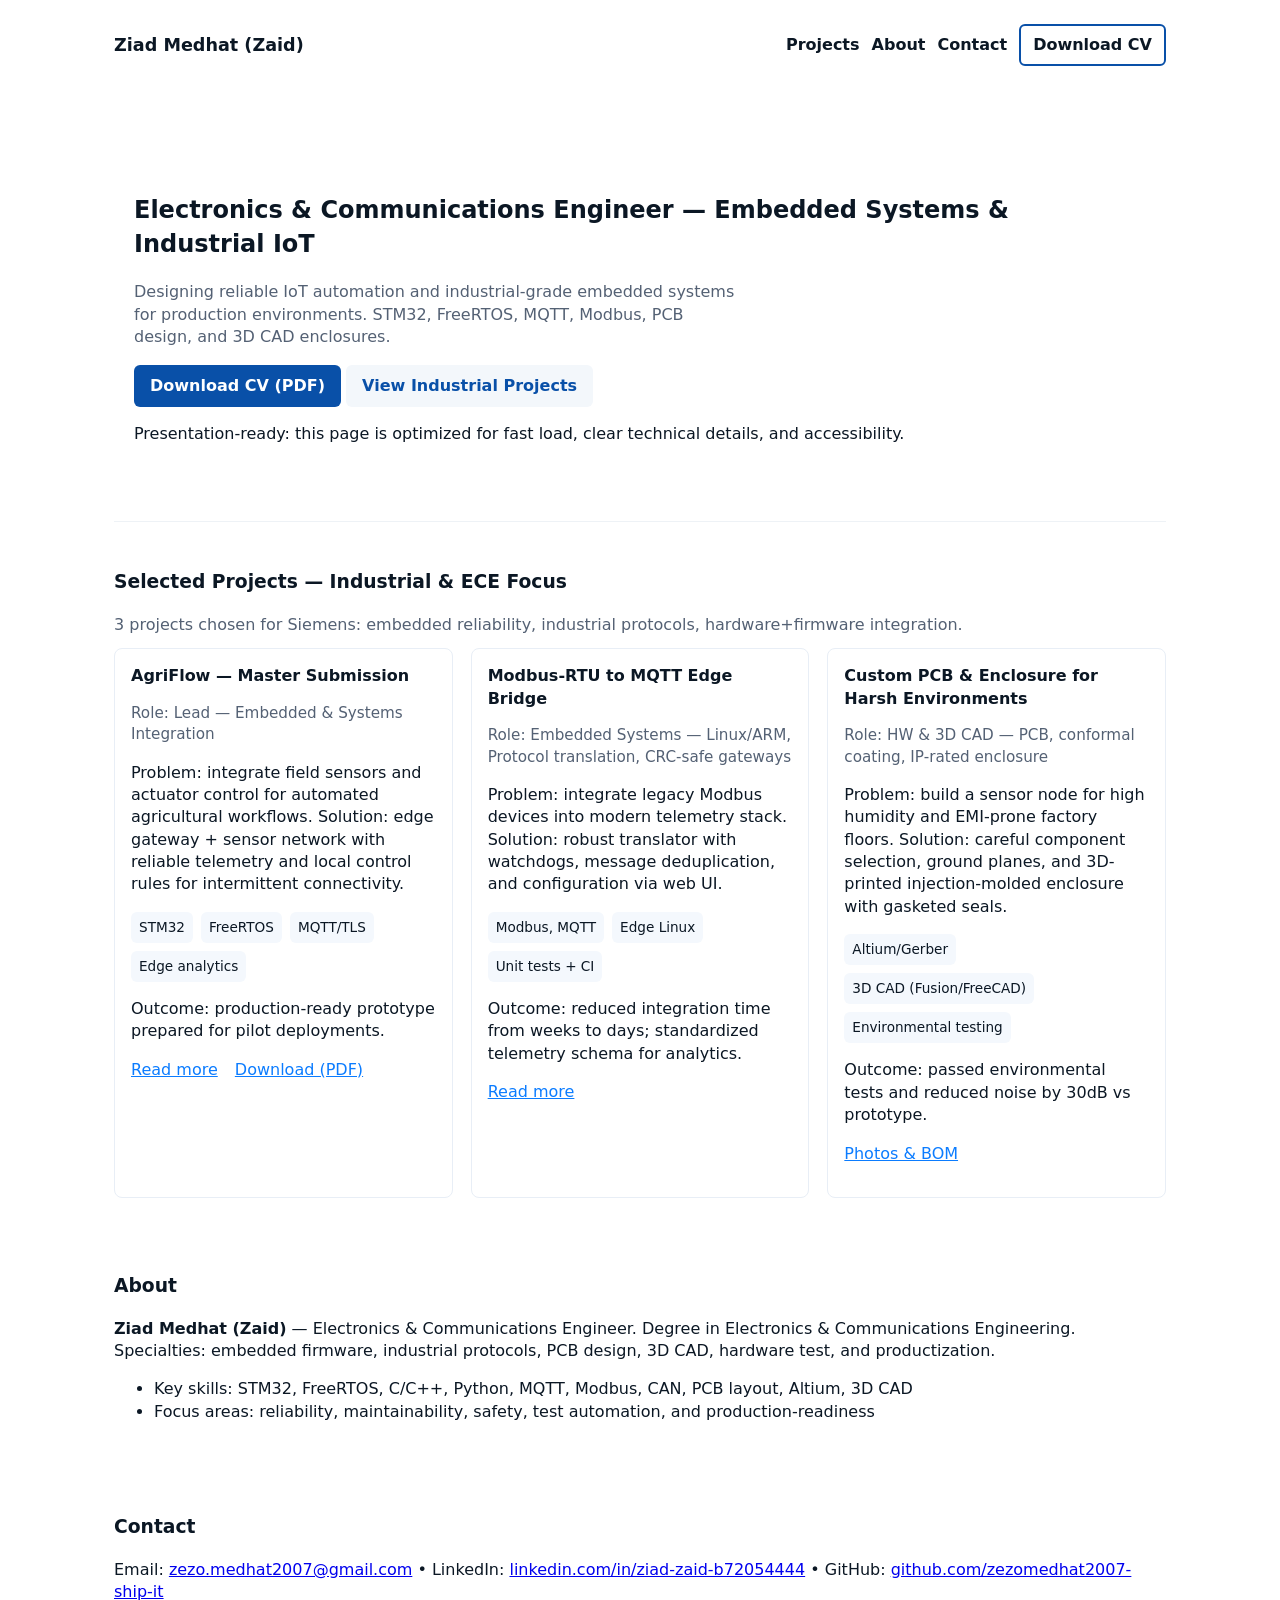
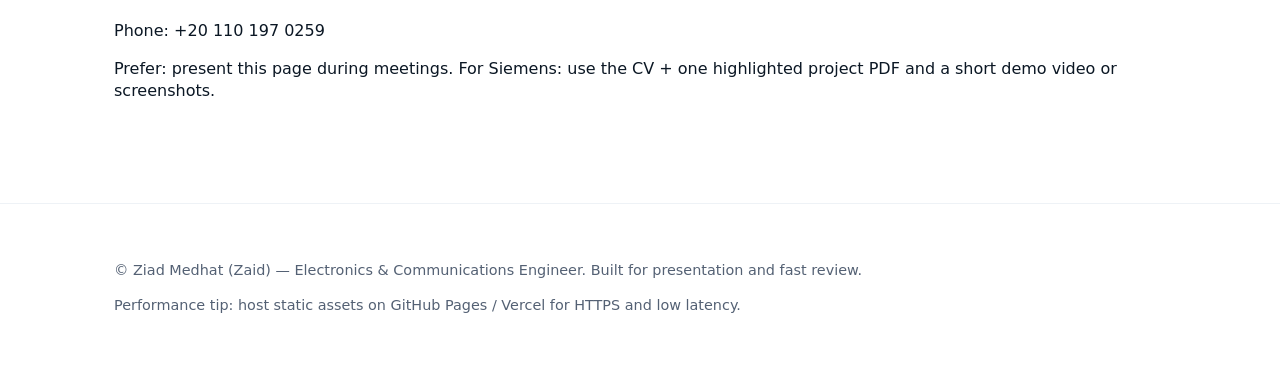
<file: index.html>
<!doctype html>
<html lang="en">
<head>
  <meta charset="utf-8">
  <meta name="viewport" content="width=device-width,initial-scale=1">
  <title>Ziad Medhat (Zaid) — Electronics & Communications Engineer</title>
  <meta name="description" content="Embedded systems, industrial IoT, and automation solutions for reliable production environments. Ziad Medhat — STM32, FreeRTOS, MQTT, Modbus, PCB, 3D CAD.">
  <meta property="og:title" content="Ziad Medhat (Zaid) — Electronics & Communications Engineer">
  <meta property="og:description" content="Embedded systems and industrial IoT automation — CV, projects, technical details.">
  <meta property="og:type" content="website">
  <meta name="twitter:card" content="summary_large_image">
  <link rel="preload" href="styles.css" as="style">
  <link rel="stylesheet" href="styles.css">
  <link rel="icon" href="/favicon.ico">
</head>
<body>
  <a class="skip-link" href="#main">Skip to content</a>

  <header class="site-header" role="banner">
    <div class="container header-inner">
      <h1 class="site-brand">Ziad Medhat (Zaid)</h1>
      <nav aria-label="Main navigation">
        <ul class="nav-list">
          <li><a href="#projects">Projects</a></li>
          <li><a href="#about">About</a></li>
          <li><a href="#contact">Contact</a></li>
          <li><a href="cv.html" class="btn-outline">Download CV</a></li>
        </ul>
      </nav>
    </div>
  </header>

  <main id="main" class="container" role="main">
    <section class="hero" aria-labelledby="hero-heading">
      <div class="hero-inner">
        <h2 id="hero-heading">Electronics & Communications Engineer — Embedded Systems & Industrial IoT</h2>
        <p class="lead">Designing reliable IoT automation and industrial-grade embedded systems for production environments. STM32, FreeRTOS, MQTT, Modbus, PCB design, and 3D CAD enclosures.</p>
        <p class="hero-ctas">
          <a class="btn-primary" href="cv.html">Download CV (PDF)</a>
          <a class="btn-secondary" href="#projects">View Industrial Projects</a>
        </p>
        <p class="hero-note">Presentation-ready: this page is optimized for fast load, clear technical details, and accessibility.</p>
      </div>
    </section>

    <section id="projects" class="section" aria-labelledby="projects-heading">
      <h3 id="projects-heading">Selected Projects — Industrial & ECE Focus</h3>
      <p class="section-intro">3 projects chosen for Siemens: embedded reliability, industrial protocols, hardware+firmware integration.</p>

      <div class="card-grid">
        <article class="project-card" aria-labelledby="p1-title">
          <h4 id="p1-title">AgriFlow — Master Submission</h4>
          <p class="muted">Role: Lead — Embedded & Systems Integration</p>
          <p>Problem: integrate field sensors and actuator control for automated agricultural workflows. Solution: edge gateway + sensor network with reliable telemetry and local control rules for intermittent connectivity.</p>
          <ul class="tech-list"><li>STM32</li><li>FreeRTOS</li><li>MQTT/TLS</li><li>Edge analytics</li></ul>
          <p class="outcome">Outcome: production-ready prototype prepared for pilot deployments.</p>
          <p class="links">
            <a href="#" aria-label="More details for AgriFlow">Read more</a>
            <a href="#" aria-label="Download schematics or whitepaper">Download (PDF)</a>
          </p>
        </article>

        <article class="project-card" aria-labelledby="p2-title">
          <h4 id="p2-title">Modbus-RTU to MQTT Edge Bridge</h4>
          <p class="muted">Role: Embedded Systems — Linux/ARM, Protocol translation, CRC-safe gateways</p>
          <p>Problem: integrate legacy Modbus devices into modern telemetry stack. Solution: robust translator with watchdogs, message deduplication, and configuration via web UI.</p>
          <ul class="tech-list"><li>Modbus, MQTT</li><li>Edge Linux</li><li>Unit tests + CI</li></ul>
          <p class="outcome">Outcome: reduced integration time from weeks to days; standardized telemetry schema for analytics.</p>
          <p class="links"><a href="#">Read more</a></p>
        </article>

        <article class="project-card" aria-labelledby="p3-title">
          <h4 id="p3-title">Custom PCB & Enclosure for Harsh Environments</h4>
          <p class="muted">Role: HW & 3D CAD — PCB, conformal coating, IP-rated enclosure</p>
          <p>Problem: build a sensor node for high humidity and EMI-prone factory floors. Solution: careful component selection, ground planes, and 3D-printed injection-molded enclosure with gasketed seals.</p>
          <ul class="tech-list"><li>Altium/Gerber</li><li>3D CAD (Fusion/FreeCAD)</li><li>Environmental testing</li></ul>
          <p class="outcome">Outcome: passed environmental tests and reduced noise by 30dB vs prototype.</p>
          <p class="links"><a href="#">Photos & BOM</a></p>
        </article>
      </div>
    </section>

    <section id="about" class="section" aria-labelledby="about-heading">
      <h3 id="about-heading">About</h3>
      <p><strong>Ziad Medhat (Zaid)</strong> — Electronics & Communications Engineer. Degree in Electronics & Communications Engineering. Specialties: embedded firmware, industrial protocols, PCB design, 3D CAD, hardware test, and productization.</p>
      <ul>
        <li>Key skills: STM32, FreeRTOS, C/C++, Python, MQTT, Modbus, CAN, PCB layout, Altium, 3D CAD</li>
        <li>Focus areas: reliability, maintainability, safety, test automation, and production-readiness</li>
      </ul>
    </section>

    <section id="contact" class="section" aria-labelledby="contact-heading">
      <h3 id="contact-heading">Contact</h3>
      <p>Email: <a href="mailto:zezo.medhat2007@gmail.com">zezo.medhat2007@gmail.com</a> • LinkedIn: <a href="https://www.linkedin.com/in/ziad-zaid-b72054444/" target="_blank">linkedin.com/in/ziad-zaid-b72054444</a> • GitHub: <a href="https://github.com/zezomedhat2007-ship-it" target="_blank">github.com/zezomedhat2007-ship-it</a></p>
      <p>Phone: +20 110 197 0259</p>
      <p>Prefer: present this page during meetings. For Siemens: use the CV + one highlighted project PDF and a short demo video or screenshots.</p>
    </section>
  </main>

  <footer class="site-footer" role="contentinfo">
    <div class="container">
      <p>© Ziad Medhat (Zaid) — Electronics & Communications Engineer. Built for presentation and fast review.</p>
      <p>Performance tip: host static assets on GitHub Pages / Vercel for HTTPS and low latency.</p>
    </div>
  </footer>
</body>
</html>
</file>
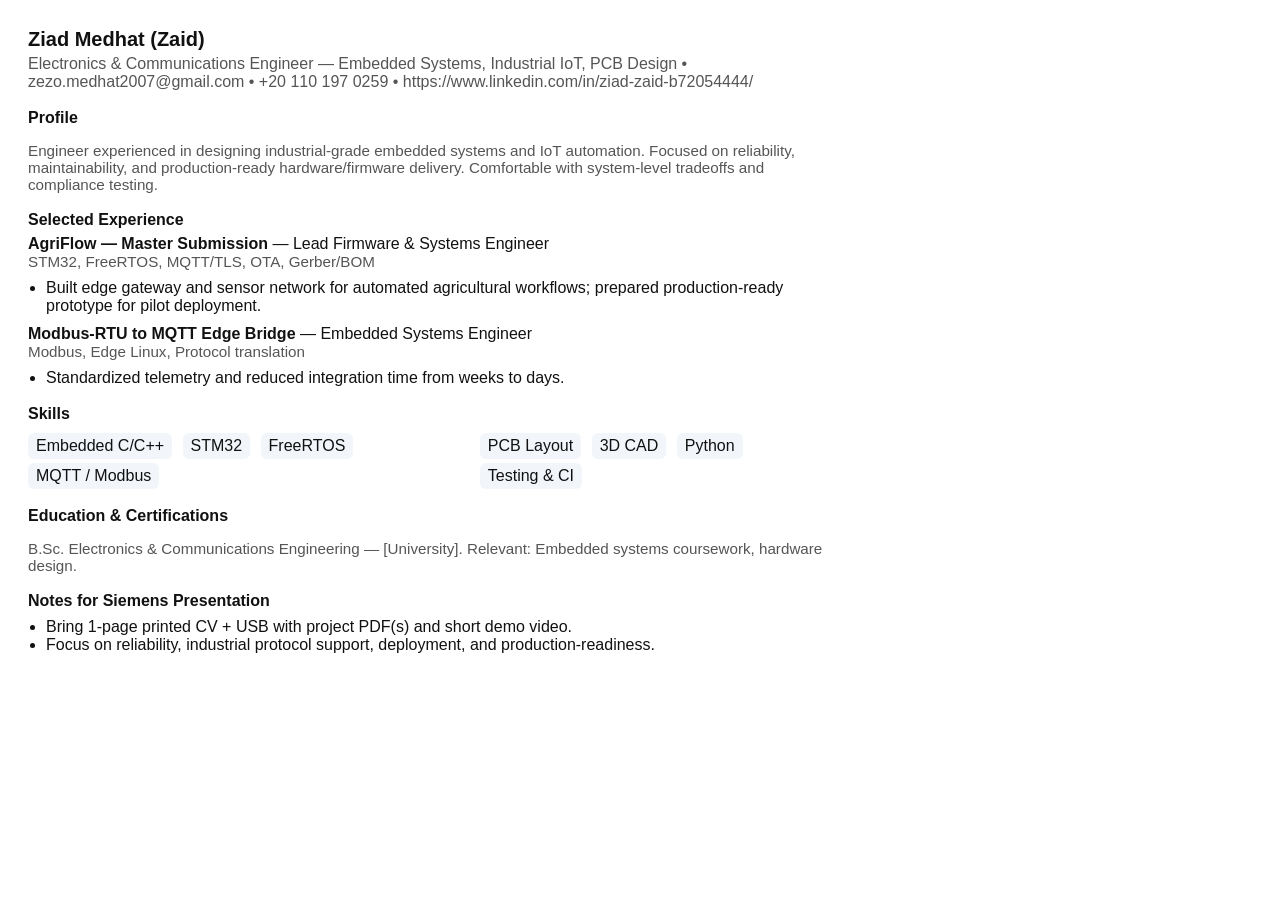
<file: cv.html>
<!doctype html>
<html lang="en">
<head>
  <meta charset="utf-8">
  <title>Ziad Medhat (Zaid) — CV</title>
  <meta name="viewport" content="width=device-width,initial-scale=1">
  <style>
    body{font-family:Arial,Helvetica,sans-serif;color:#111;margin:0;padding:28px;max-width:800px}
    h1{margin:0;font-size:20px}
    .meta{color:#555;margin-top:4px}
    .section{margin-top:18px}
    .two-col{display:flex;gap:20px}
    .skill-badge{display:inline-block;background:#f2f6fb;padding:4px 8px;border-radius:6px;margin:4px 6px 0 0}
    ul{margin:8px 0;padding-left:18px}
    .muted{color:#555;font-size:0.95rem}
  </style>
</head>
<body>
  <header>
    <h1>Ziad Medhat (Zaid)</h1>
    <div class="meta">Electronics & Communications Engineer — Embedded Systems, Industrial IoT, PCB Design • zezo.medhat2007@gmail.com • +20 110 197 0259 • https://www.linkedin.com/in/ziad-zaid-b72054444/</div>
  </header>

  <section class="section">
    <h2 style="font-size:16px;margin-bottom:6px">Profile</h2>
    <p class="muted">Engineer experienced in designing industrial-grade embedded systems and IoT automation. Focused on reliability, maintainability, and production-ready hardware/firmware delivery. Comfortable with system-level tradeoffs and compliance testing.</p>
  </section>

  <section class="section">
    <h2 style="font-size:16px;margin-bottom:6px">Selected Experience</h2>
    <div>
      <strong>AgriFlow — Master Submission</strong> — Lead Firmware & Systems Engineer<br>
      <span class="muted">STM32, FreeRTOS, MQTT/TLS, OTA, Gerber/BOM</span>
      <ul>
        <li>Built edge gateway and sensor network for automated agricultural workflows; prepared production-ready prototype for pilot deployment.</li>
      </ul>
    </div>

    <div style="margin-top:10px">
      <strong>Modbus-RTU to MQTT Edge Bridge</strong> — Embedded Systems Engineer<br>
      <span class="muted">Modbus, Edge Linux, Protocol translation</span>
      <ul><li>Standardized telemetry and reduced integration time from weeks to days.</li></ul>
    </div>
  </section>

  <section class="section">
    <h2 style="font-size:16px;margin-bottom:6px">Skills</h2>
    <div class="two-col">
      <div>
        <div class="skill-badge">Embedded C/C++</div>
        <div class="skill-badge">STM32</div>
        <div class="skill-badge">FreeRTOS</div>
        <div class="skill-badge">MQTT / Modbus</div>
      </div>
      <div>
        <div class="skill-badge">PCB Layout</div>
        <div class="skill-badge">3D CAD</div>
        <div class="skill-badge">Python</div>
        <div class="skill-badge">Testing & CI</div>
      </div>
    </div>
  </section>

  <section class="section">
    <h2 style="font-size:16px;margin-bottom:6px">Education & Certifications</h2>
    <p class="muted">B.Sc. Electronics & Communications Engineering — [University]. Relevant: Embedded systems coursework, hardware design.</p>
  </section>

  <section class="section">
    <h2 style="font-size:16px;margin-bottom:6px">Notes for Siemens Presentation</h2>
    <ul>
      <li>Bring 1-page printed CV + USB with project PDF(s) and short demo video.</li>
      <li>Focus on reliability, industrial protocol support, deployment, and production-readiness.</li>
    </ul>
  </section>
</body>
</html>
</file>
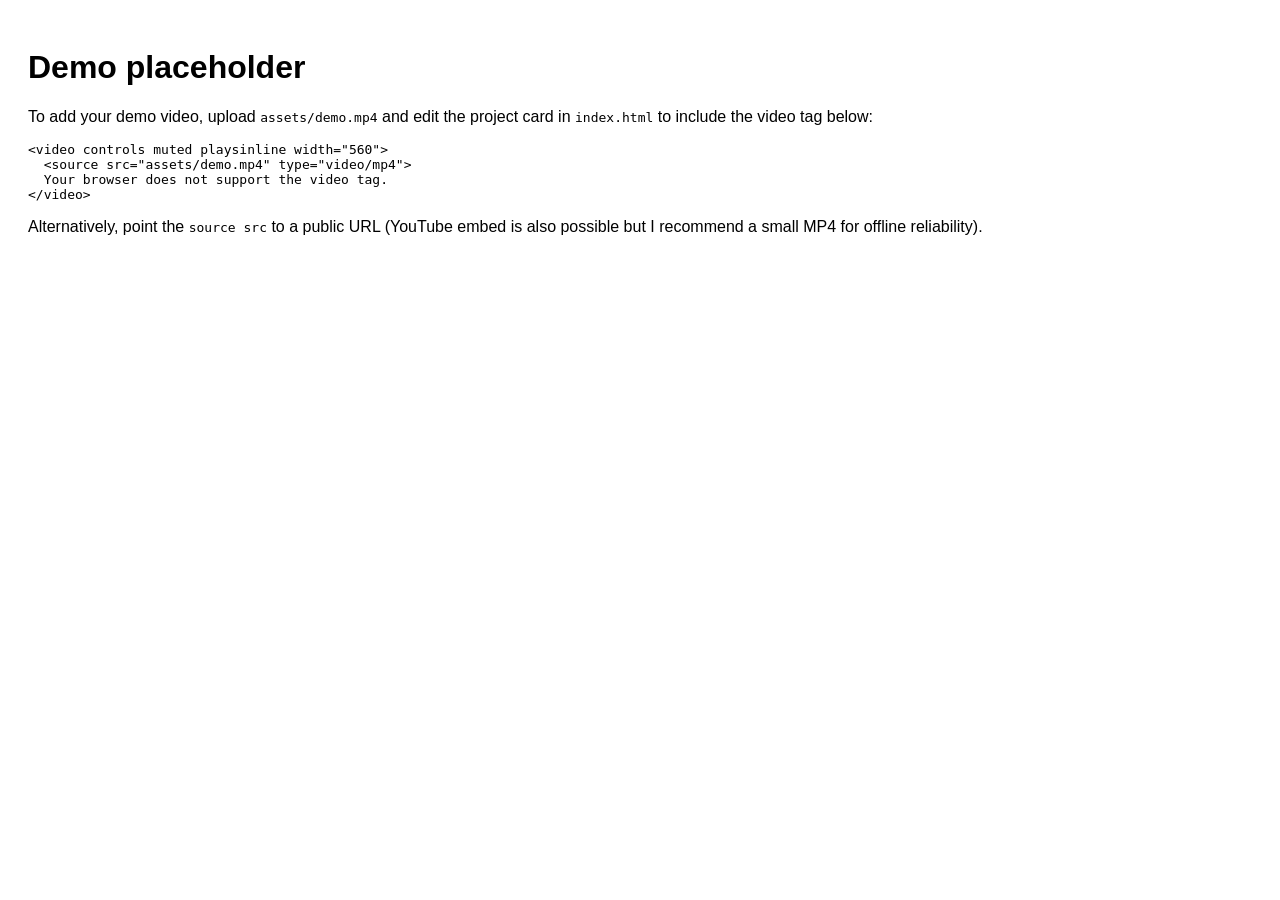
<file: assets/demo-placeholder.html>
<!doctype html>
<html lang="en">
<head>
  <meta charset="utf-8">
  <meta name="viewport" content="width=device-width,initial-scale=1">
  <title>Demo placeholder</title>
  <style>body{font-family:Arial,Helvetica,sans-serif;padding:20px}</style>
</head>
<body>
  <h1>Demo placeholder</h1>
  <p>To add your demo video, upload <code>assets/demo.mp4</code> and edit the project card in <code>index.html</code> to include the video tag below:</p>
  <pre><code>&lt;video controls muted playsinline width="560"&gt;
  &lt;source src="assets/demo.mp4" type="video/mp4"&gt;
  Your browser does not support the video tag.
&lt;/video&gt;</code></pre>
  <p>Alternatively, point the <code>source src</code> to a public URL (YouTube embed is also possible but I recommend a small MP4 for offline reliability).</p>
</body>
</html>
</file>
<file: styles.css>
:root{
  --bg:#ffffff;--text:#0b1724;--muted:#546174;
  --accent:#0950a8;--accent-2:#0b7cff;--radius:8px;
  --container:1100px;
  font-family: system-ui, -apple-system, "Segoe UI", Roboto, "Helvetica Neue", Arial;
  color-scheme: light;
}
*{box-sizing:border-box}
html,body{height:100%;margin:0;background:var(--bg);color:var(--text);line-height:1.4}
.container{max-width:var(--container);margin:0 auto;padding:24px}
.header-inner{display:flex;align-items:center;justify-content:space-between}
.site-brand{font-size:1.1rem;margin:0}
.nav-list{list-style:none;margin:0;padding:0;display:flex;gap:12px;align-items:center}
.nav-list a{color:var(--text);text-decoration:none;font-weight:600}
.skip-link{position:absolute;left:-999px;top:auto;width:1px;height:1px;overflow:hidden}
.skip-link:focus{position:static;width:auto;height:auto;padding:8px;background:#000;color:#fff;z-index:1000}

.hero{padding:40px 0;border-bottom:1px solid #eef2f6}
.hero-inner{padding:20px}
.lead{color:var(--muted);max-width:60ch}
.hero-ctas{margin-top:16px}
.btn-primary, .btn-secondary, .btn-outline{display:inline-block;padding:10px 16px;border-radius:6px;text-decoration:none;font-weight:700}
.btn-primary{background:var(--accent);color:#fff}
.btn-secondary{background:#f3f7fb;color:var(--accent)}
.btn-outline{border:2px solid var(--accent);padding:8px 12px;border-radius:6px}

.section{padding:28px 0}
.section-intro{color:var(--muted);margin-bottom:12px}
.card-grid{display:grid;grid-template-columns:repeat(auto-fit,minmax(260px,1fr));gap:18px}
.project-card{border:1px solid #e8eef6;padding:16px;border-radius:8px;background:#fff}
.project-card h4{margin:0 0 8px 0}
.muted{color:var(--muted);font-size:0.95rem}
.tech-list{display:flex;flex-wrap:wrap;gap:8px;padding:0;margin:8px 0;list-style:none}
.tech-list li{background:#f4f8fd;padding:6px 8px;border-radius:6px;font-size:.85rem}
.links a{margin-right:12px;color:var(--accent-2);text-decoration:underline}
.site-footer{border-top:1px solid #eef2f6;padding:18px 0;margin-top:32px;color:var(--muted);font-size:.9rem}

@media (max-width:700px){
  .header-inner{flex-direction:row;gap:12px}
  .lead{max-width:100%}
}
</file>
